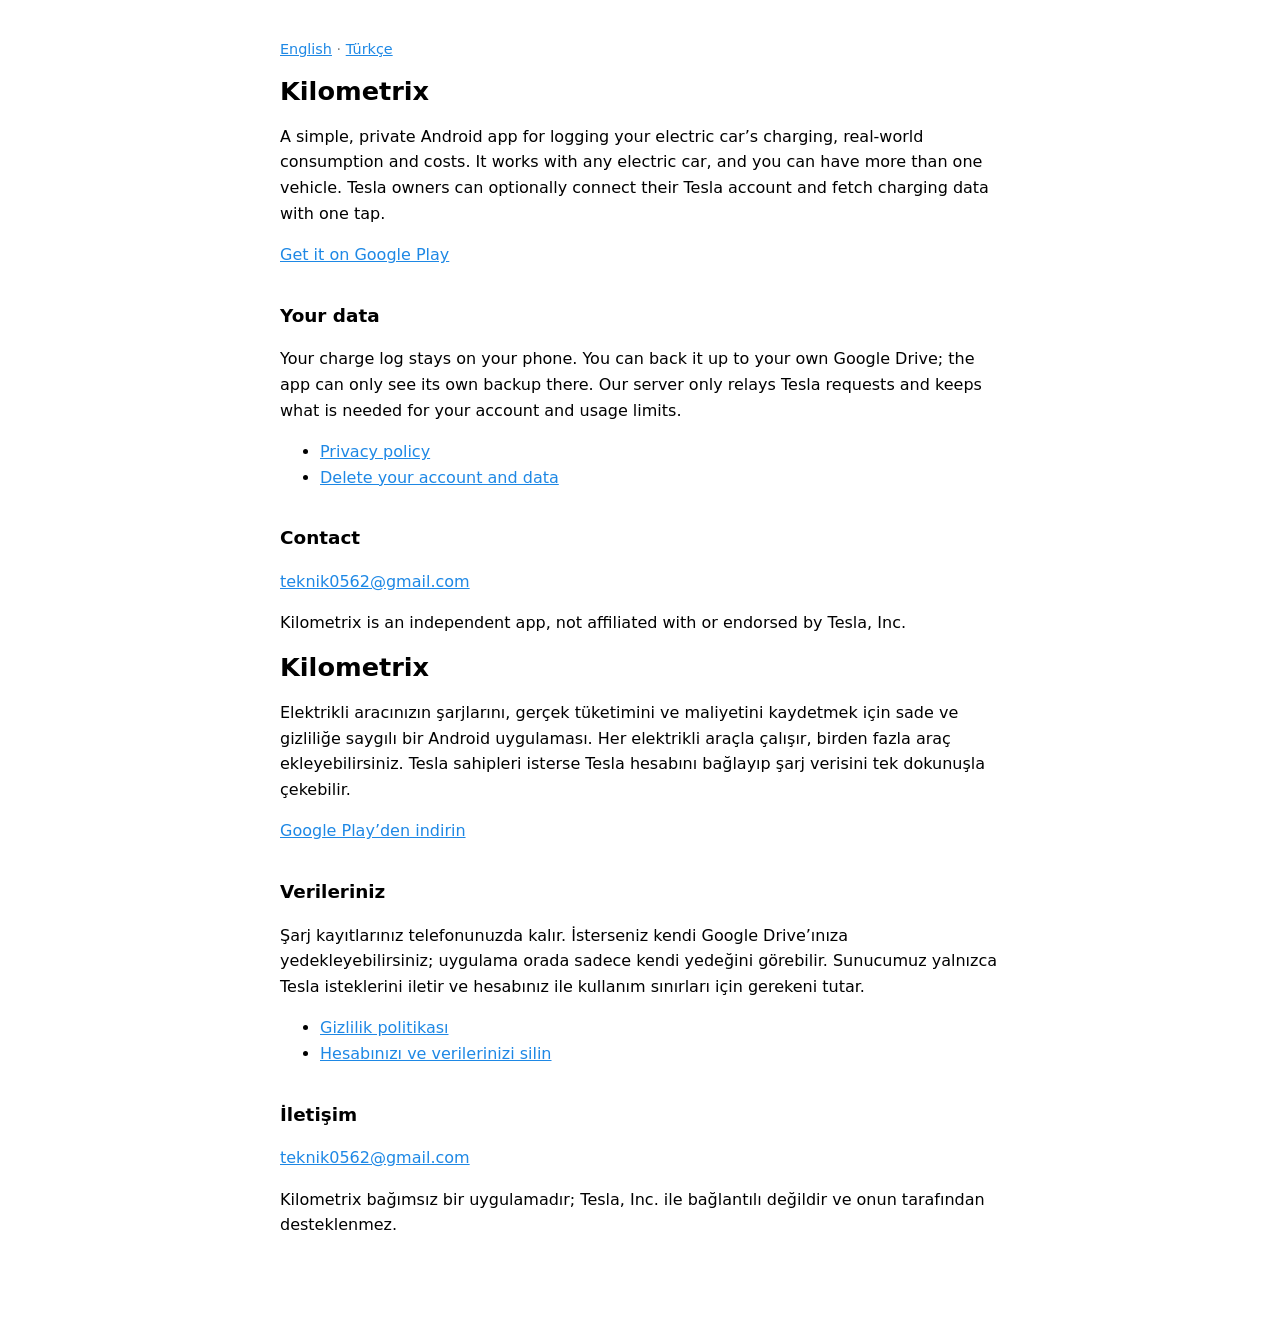
<file: kilometrix/index.html>
<!doctype html>
<html lang="en">
<head>
<meta charset="utf-8">
<meta name="viewport" content="width=device-width, initial-scale=1">
<title>Kilometrix – EV charging and consumption log</title>
<link rel="stylesheet" href="style.css">
</head>
<body>
<main>
<p class="lang"><a href="#en">English</a> · <a href="#tr">Türkçe</a></p>

<article id="en">
<h1>Kilometrix</h1>
<p>A simple, private Android app for logging your electric car’s charging, real-world consumption and costs. It works with any electric car, and you can have more than one vehicle. Tesla owners can optionally connect their Tesla account and fetch charging data with one tap.</p>
<p><a href="https://play.google.com/store/apps/details?id=com.teknik562.kmx">Get it on Google Play</a></p>

<h2>Your data</h2>
<p>Your charge log stays on your phone. You can back it up to your own Google Drive; the app can only see its own backup there. Our server only relays Tesla requests and keeps what is needed for your account and usage limits.</p>
<ul>
<li><a href="privacy.html">Privacy policy</a></li>
<li><a href="delete-account.html">Delete your account and data</a></li>
</ul>

<h2>Contact</h2>
<p><a href="mailto:teknik0562@gmail.com">teknik0562@gmail.com</a></p>
<p>Kilometrix is an independent app, not affiliated with or endorsed by Tesla, Inc.</p>
</article>

<article id="tr" lang="tr">
<h1>Kilometrix</h1>
<p>Elektrikli aracınızın şarjlarını, gerçek tüketimini ve maliyetini kaydetmek için sade ve gizliliğe saygılı bir Android uygulaması. Her elektrikli araçla çalışır, birden fazla araç ekleyebilirsiniz. Tesla sahipleri isterse Tesla hesabını bağlayıp şarj verisini tek dokunuşla çekebilir.</p>
<p><a href="https://play.google.com/store/apps/details?id=com.teknik562.kmx">Google Play’den indirin</a></p>

<h2>Verileriniz</h2>
<p>Şarj kayıtlarınız telefonunuzda kalır. İsterseniz kendi Google Drive’ınıza yedekleyebilirsiniz; uygulama orada sadece kendi yedeğini görebilir. Sunucumuz yalnızca Tesla isteklerini iletir ve hesabınız ile kullanım sınırları için gerekeni tutar.</p>
<ul>
<li><a href="privacy.html#tr">Gizlilik politikası</a></li>
<li><a href="delete-account.html#tr">Hesabınızı ve verilerinizi silin</a></li>
</ul>

<h2>İletişim</h2>
<p><a href="mailto:teknik0562@gmail.com">teknik0562@gmail.com</a></p>
<p>Kilometrix bağımsız bir uygulamadır; Tesla, Inc. ile bağlantılı değildir ve onun tarafından desteklenmez.</p>
</article>
</main>
</body>
</html>
</file>
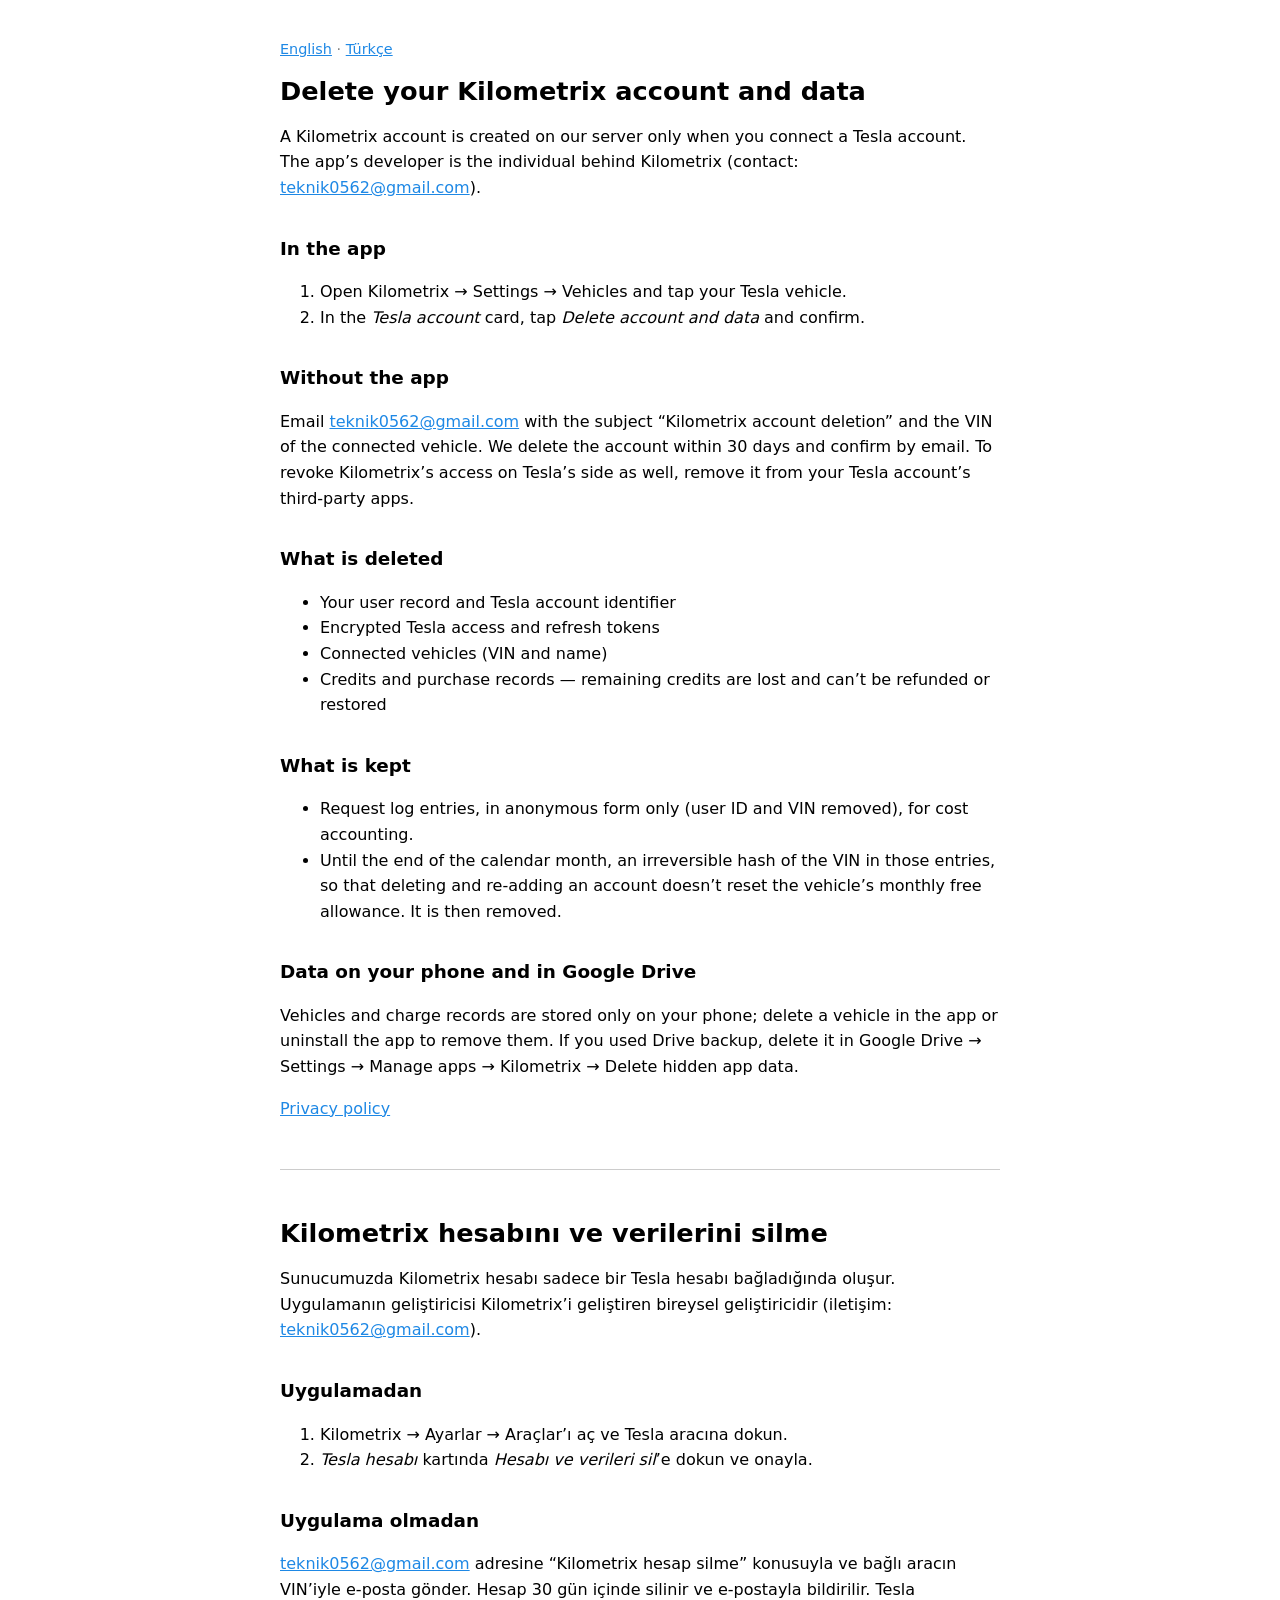
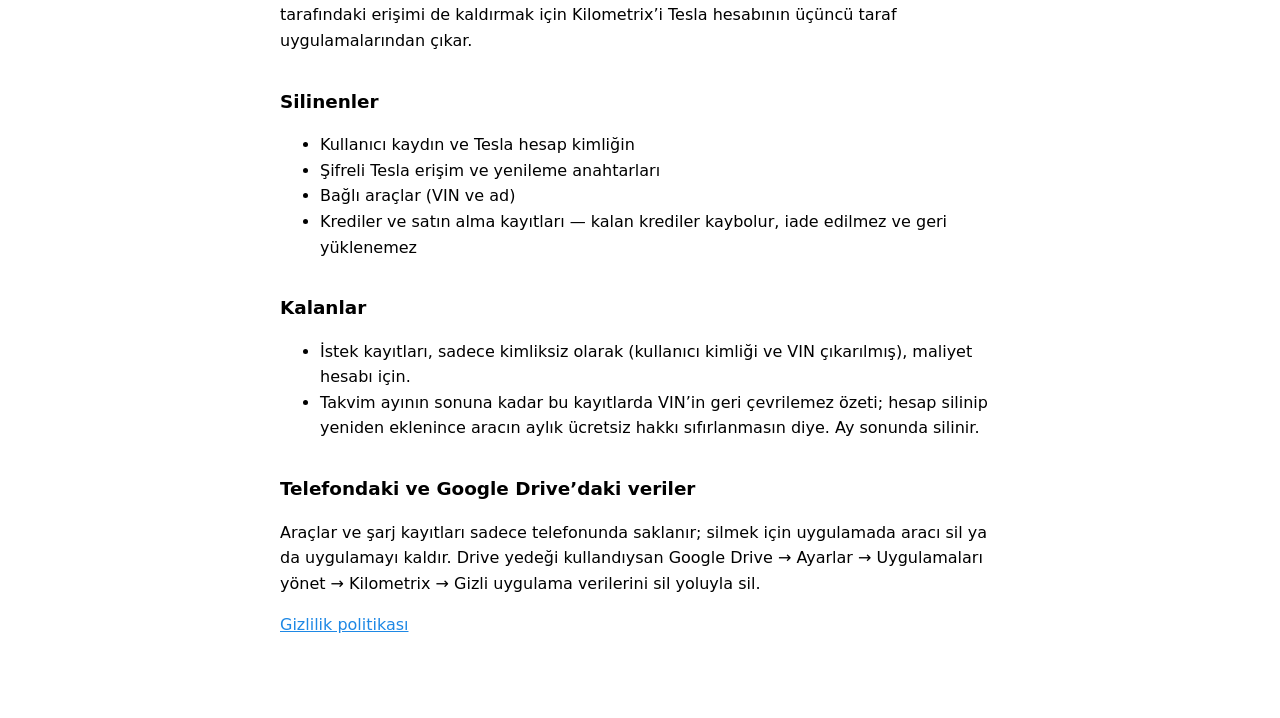
<file: kilometrix/delete-account.html>
<!doctype html>
<html lang="en">
<head>
<meta charset="utf-8">
<meta name="viewport" content="width=device-width, initial-scale=1">
<title>Kilometrix – Delete your account and data</title>
<link rel="stylesheet" href="style.css">
</head>
<body>
<main>
<p class="lang"><a href="#en">English</a> · <a href="#tr">Türkçe</a></p>

<article id="en">
<h1>Delete your Kilometrix account and data</h1>
<p>A Kilometrix account is created on our server only when you connect a Tesla account. The app’s developer is the individual behind Kilometrix (contact: <a href="mailto:teknik0562@gmail.com">teknik0562@gmail.com</a>).</p>

<h2>In the app</h2>
<ol>
<li>Open Kilometrix → Settings → Vehicles and tap your Tesla vehicle.</li>
<li>In the <em>Tesla account</em> card, tap <em>Delete account and data</em> and confirm.</li>
</ol>

<h2>Without the app</h2>
<p>Email <a href="mailto:teknik0562@gmail.com?subject=Kilometrix%20account%20deletion">teknik0562@gmail.com</a> with the subject “Kilometrix account deletion” and the VIN of the connected vehicle. We delete the account within 30 days and confirm by email. To revoke Kilometrix’s access on Tesla’s side as well, remove it from your Tesla account’s third-party apps.</p>

<h2>What is deleted</h2>
<ul>
<li>Your user record and Tesla account identifier</li>
<li>Encrypted Tesla access and refresh tokens</li>
<li>Connected vehicles (VIN and name)</li>
<li>Credits and purchase records — remaining credits are lost and can’t be refunded or restored</li>
</ul>

<h2>What is kept</h2>
<ul>
<li>Request log entries, in anonymous form only (user ID and VIN removed), for cost accounting.</li>
<li>Until the end of the calendar month, an irreversible hash of the VIN in those entries, so that deleting and re-adding an account doesn’t reset the vehicle’s monthly free allowance. It is then removed.</li>
</ul>

<h2>Data on your phone and in Google Drive</h2>
<p>Vehicles and charge records are stored only on your phone; delete a vehicle in the app or uninstall the app to remove them. If you used Drive backup, delete it in Google Drive → Settings → Manage apps → Kilometrix → Delete hidden app data.</p>

<p><a href="privacy.html">Privacy policy</a></p>
</article>

<hr>

<article id="tr" lang="tr">
<h1>Kilometrix hesabını ve verilerini silme</h1>
<p>Sunucumuzda Kilometrix hesabı sadece bir Tesla hesabı bağladığında oluşur. Uygulamanın geliştiricisi Kilometrix’i geliştiren bireysel geliştiricidir (iletişim: <a href="mailto:teknik0562@gmail.com">teknik0562@gmail.com</a>).</p>

<h2>Uygulamadan</h2>
<ol>
<li>Kilometrix → Ayarlar → Araçlar’ı aç ve Tesla aracına dokun.</li>
<li><em>Tesla hesabı</em> kartında <em>Hesabı ve verileri sil</em>’e dokun ve onayla.</li>
</ol>

<h2>Uygulama olmadan</h2>
<p><a href="mailto:teknik0562@gmail.com?subject=Kilometrix%20hesap%20silme">teknik0562@gmail.com</a> adresine “Kilometrix hesap silme” konusuyla ve bağlı aracın VIN’iyle e-posta gönder. Hesap 30 gün içinde silinir ve e-postayla bildirilir. Tesla tarafındaki erişimi de kaldırmak için Kilometrix’i Tesla hesabının üçüncü taraf uygulamalarından çıkar.</p>

<h2>Silinenler</h2>
<ul>
<li>Kullanıcı kaydın ve Tesla hesap kimliğin</li>
<li>Şifreli Tesla erişim ve yenileme anahtarları</li>
<li>Bağlı araçlar (VIN ve ad)</li>
<li>Krediler ve satın alma kayıtları — kalan krediler kaybolur, iade edilmez ve geri yüklenemez</li>
</ul>

<h2>Kalanlar</h2>
<ul>
<li>İstek kayıtları, sadece kimliksiz olarak (kullanıcı kimliği ve VIN çıkarılmış), maliyet hesabı için.</li>
<li>Takvim ayının sonuna kadar bu kayıtlarda VIN’in geri çevrilemez özeti; hesap silinip yeniden eklenince aracın aylık ücretsiz hakkı sıfırlanmasın diye. Ay sonunda silinir.</li>
</ul>

<h2>Telefondaki ve Google Drive’daki veriler</h2>
<p>Araçlar ve şarj kayıtları sadece telefonunda saklanır; silmek için uygulamada aracı sil ya da uygulamayı kaldır. Drive yedeği kullandıysan Google Drive → Ayarlar → Uygulamaları yönet → Kilometrix → Gizli uygulama verilerini sil yoluyla sil.</p>

<p><a href="privacy.html#tr">Gizlilik politikası</a></p>
</article>
</main>
</body>
</html>
</file>
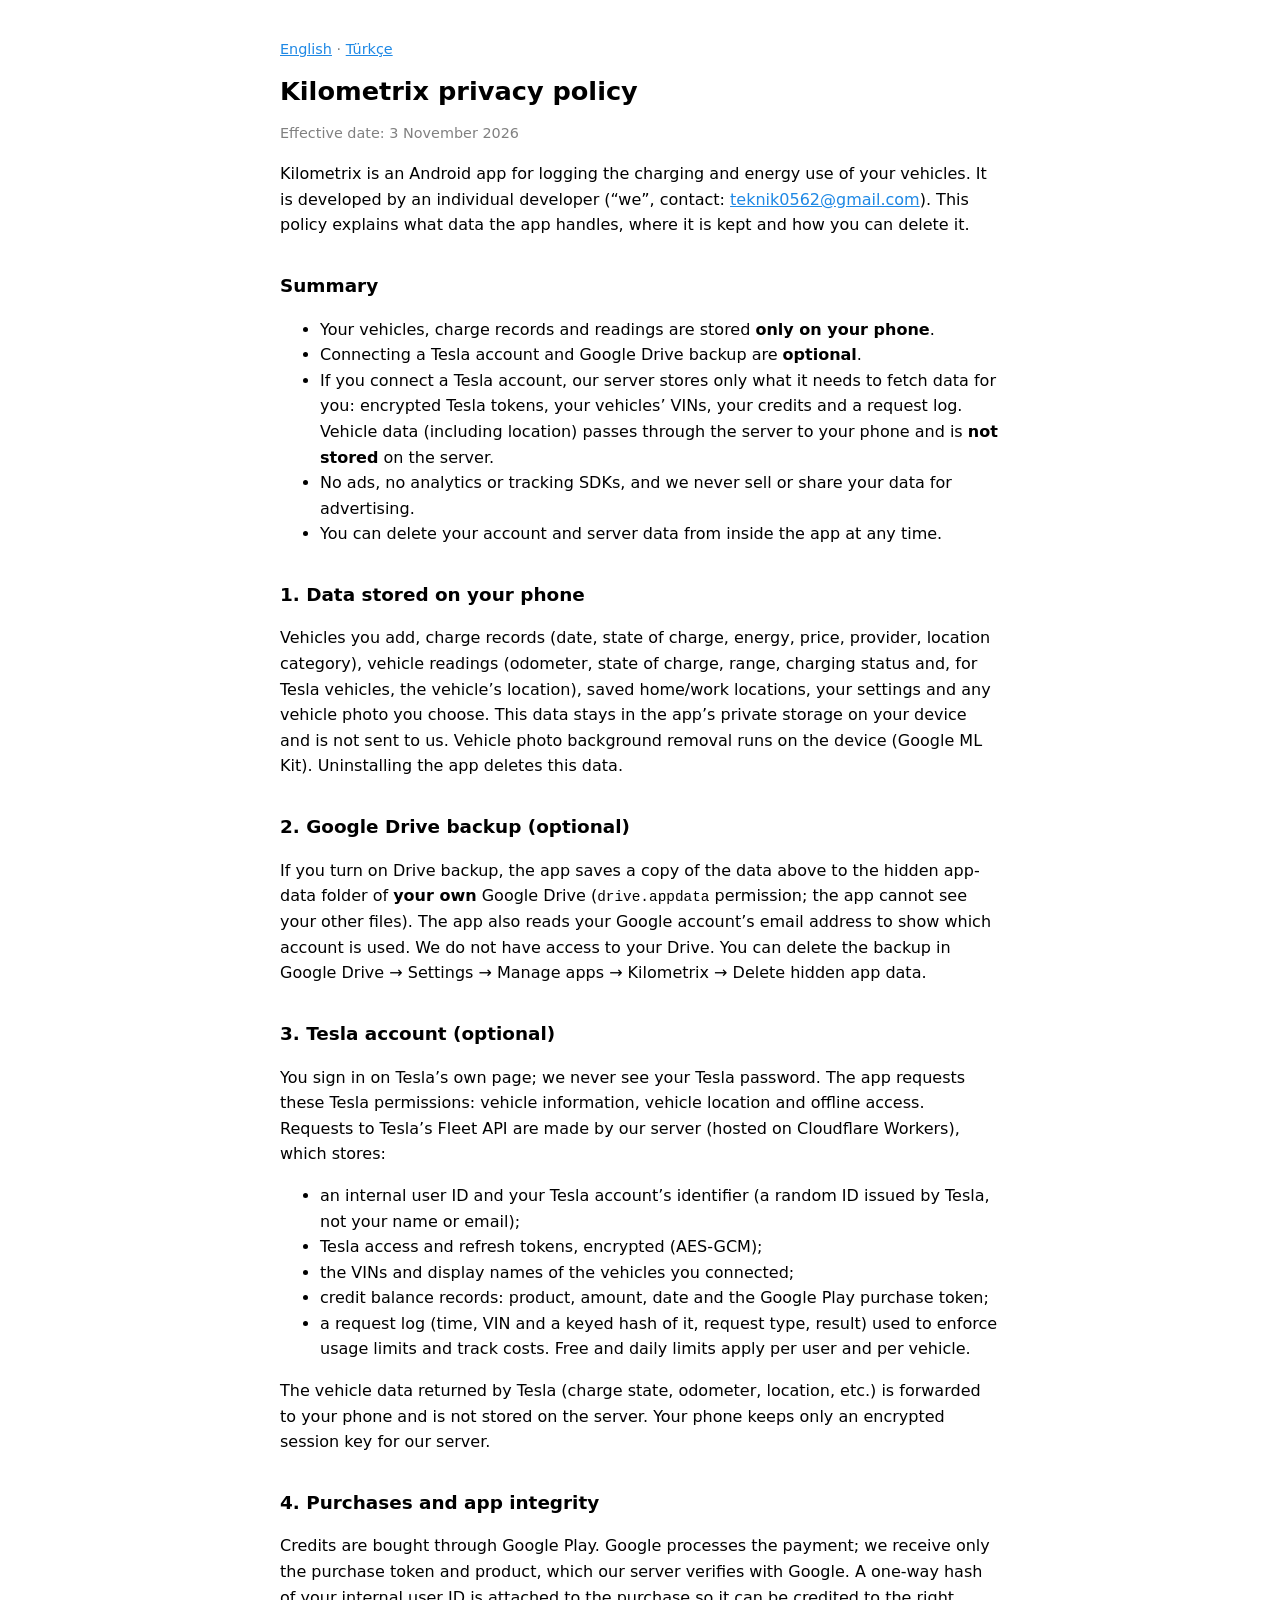
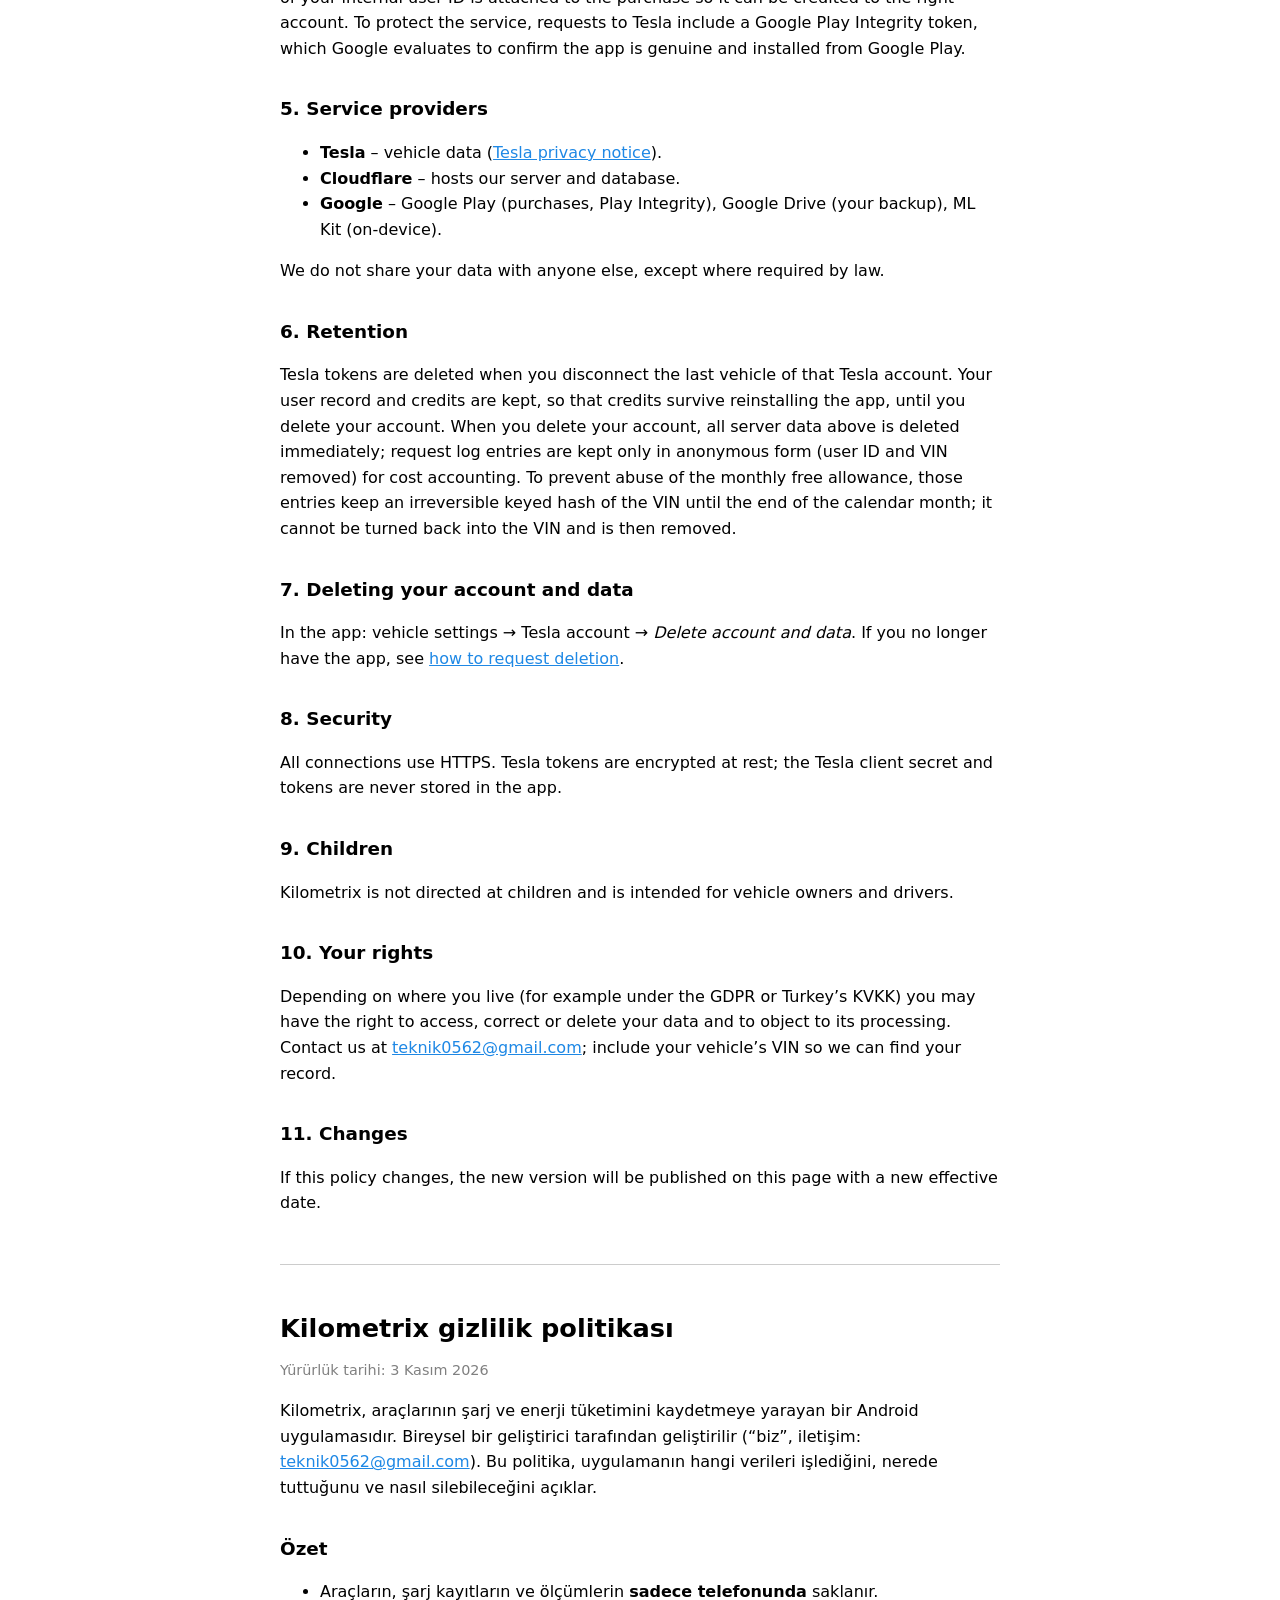
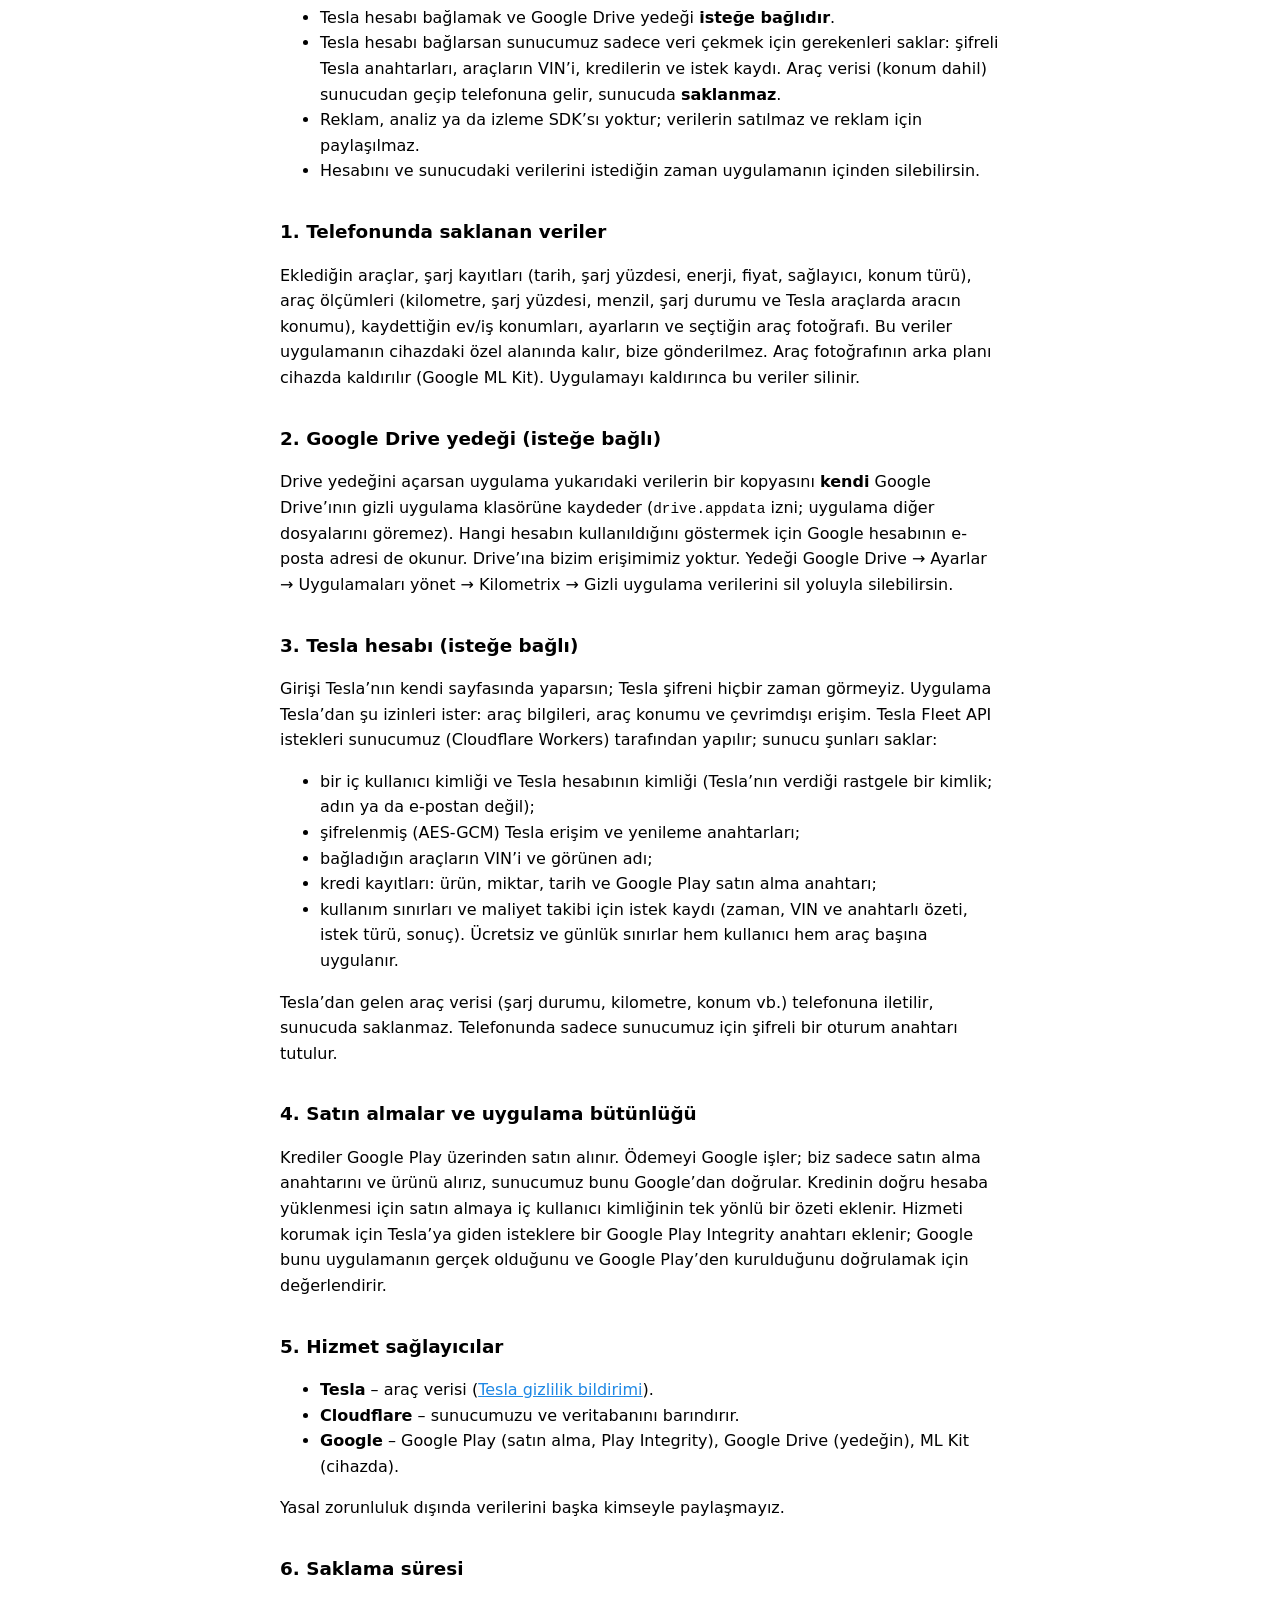
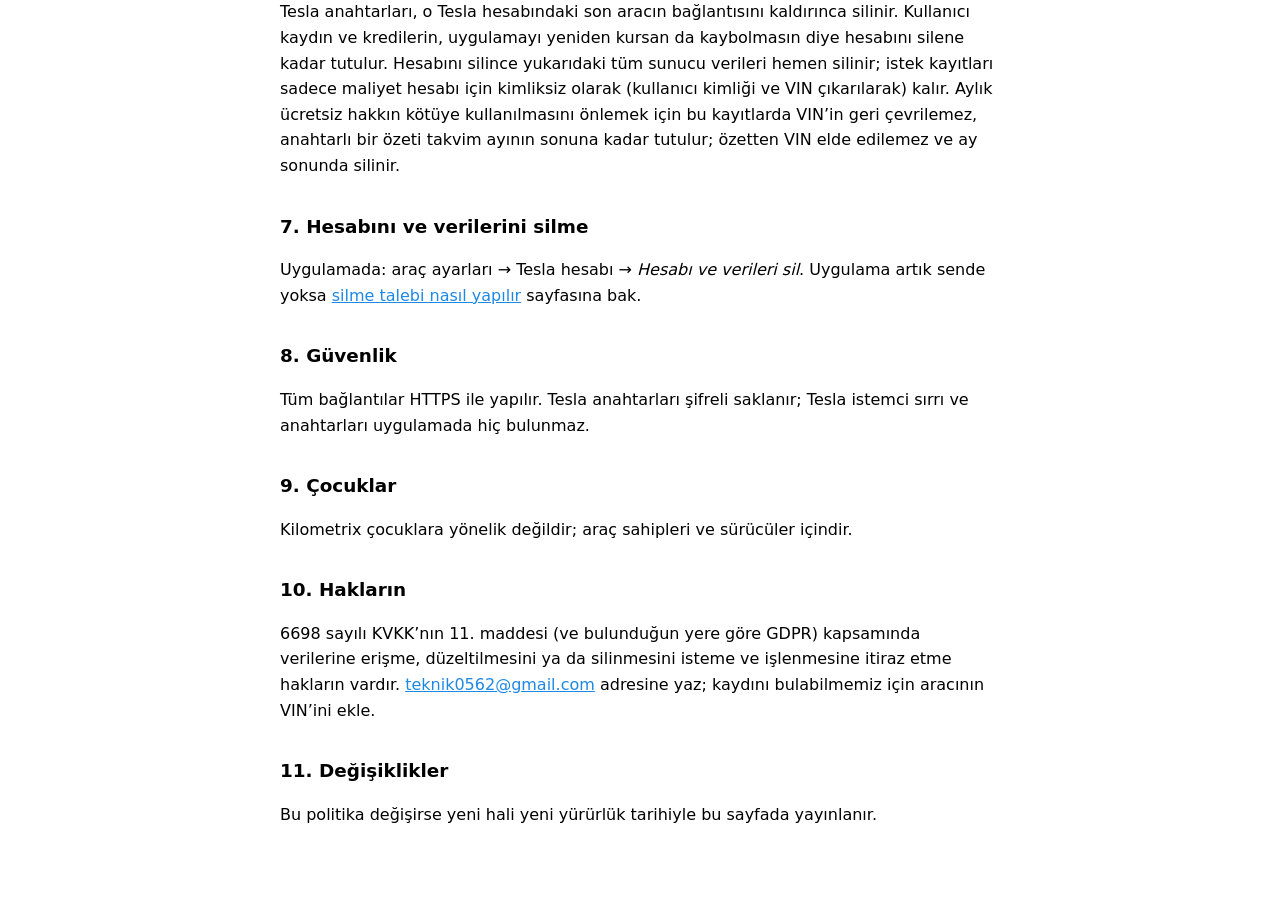
<file: kilometrix/privacy.html>
<!doctype html>
<html lang="en">
<head>
<meta charset="utf-8">
<meta name="viewport" content="width=device-width, initial-scale=1">
<title>Kilometrix – Privacy policy</title>
<link rel="stylesheet" href="style.css">
</head>
<body>
<main>
<p class="lang"><a href="#en">English</a> · <a href="#tr">Türkçe</a></p>

<article id="en">
<h1>Kilometrix privacy policy</h1>
<p class="meta">Effective date: 3 November 2026</p>

<p>Kilometrix is an Android app for logging the charging and energy use of your vehicles. It is developed by an individual developer (“we”, contact: <a href="mailto:teknik0562@gmail.com">teknik0562@gmail.com</a>). This policy explains what data the app handles, where it is kept and how you can delete it.</p>

<h2>Summary</h2>
<ul>
<li>Your vehicles, charge records and readings are stored <strong>only on your phone</strong>.</li>
<li>Connecting a Tesla account and Google Drive backup are <strong>optional</strong>.</li>
<li>If you connect a Tesla account, our server stores only what it needs to fetch data for you: encrypted Tesla tokens, your vehicles’ VINs, your credits and a request log. Vehicle data (including location) passes through the server to your phone and is <strong>not stored</strong> on the server.</li>
<li>No ads, no analytics or tracking SDKs, and we never sell or share your data for advertising.</li>
<li>You can delete your account and server data from inside the app at any time.</li>
</ul>

<h2>1. Data stored on your phone</h2>
<p>Vehicles you add, charge records (date, state of charge, energy, price, provider, location category), vehicle readings (odometer, state of charge, range, charging status and, for Tesla vehicles, the vehicle’s location), saved home/work locations, your settings and any vehicle photo you choose. This data stays in the app’s private storage on your device and is not sent to us. Vehicle photo background removal runs on the device (Google ML Kit). Uninstalling the app deletes this data.</p>

<h2>2. Google Drive backup (optional)</h2>
<p>If you turn on Drive backup, the app saves a copy of the data above to the hidden app-data folder of <strong>your own</strong> Google Drive (<code>drive.appdata</code> permission; the app cannot see your other files). The app also reads your Google account’s email address to show which account is used. We do not have access to your Drive. You can delete the backup in Google Drive → Settings → Manage apps → Kilometrix → Delete hidden app data.</p>

<h2>3. Tesla account (optional)</h2>
<p>You sign in on Tesla’s own page; we never see your Tesla password. The app requests these Tesla permissions: vehicle information, vehicle location and offline access. Requests to Tesla’s Fleet API are made by our server (hosted on Cloudflare Workers), which stores:</p>
<ul>
<li>an internal user ID and your Tesla account’s identifier (a random ID issued by Tesla, not your name or email);</li>
<li>Tesla access and refresh tokens, encrypted (AES-GCM);</li>
<li>the VINs and display names of the vehicles you connected;</li>
<li>credit balance records: product, amount, date and the Google Play purchase token;</li>
<li>a request log (time, VIN and a keyed hash of it, request type, result) used to enforce usage limits and track costs. Free and daily limits apply per user and per vehicle.</li>
</ul>
<p>The vehicle data returned by Tesla (charge state, odometer, location, etc.) is forwarded to your phone and is not stored on the server. Your phone keeps only an encrypted session key for our server.</p>

<h2>4. Purchases and app integrity</h2>
<p>Credits are bought through Google Play. Google processes the payment; we receive only the purchase token and product, which our server verifies with Google. A one-way hash of your internal user ID is attached to the purchase so it can be credited to the right account. To protect the service, requests to Tesla include a Google Play Integrity token, which Google evaluates to confirm the app is genuine and installed from Google Play.</p>

<h2>5. Service providers</h2>
<ul>
<li><strong>Tesla</strong> – vehicle data (<a href="https://www.tesla.com/legal/privacy">Tesla privacy notice</a>).</li>
<li><strong>Cloudflare</strong> – hosts our server and database.</li>
<li><strong>Google</strong> – Google Play (purchases, Play Integrity), Google Drive (your backup), ML Kit (on-device).</li>
</ul>
<p>We do not share your data with anyone else, except where required by law.</p>

<h2>6. Retention</h2>
<p>Tesla tokens are deleted when you disconnect the last vehicle of that Tesla account. Your user record and credits are kept, so that credits survive reinstalling the app, until you delete your account. When you delete your account, all server data above is deleted immediately; request log entries are kept only in anonymous form (user ID and VIN removed) for cost accounting. To prevent abuse of the monthly free allowance, those entries keep an irreversible keyed hash of the VIN until the end of the calendar month; it cannot be turned back into the VIN and is then removed.</p>

<h2>7. Deleting your account and data</h2>
<p>In the app: vehicle settings → Tesla account → <em>Delete account and data</em>. If you no longer have the app, see <a href="delete-account.html">how to request deletion</a>.</p>

<h2>8. Security</h2>
<p>All connections use HTTPS. Tesla tokens are encrypted at rest; the Tesla client secret and tokens are never stored in the app.</p>

<h2>9. Children</h2>
<p>Kilometrix is not directed at children and is intended for vehicle owners and drivers.</p>

<h2>10. Your rights</h2>
<p>Depending on where you live (for example under the GDPR or Turkey’s KVKK) you may have the right to access, correct or delete your data and to object to its processing. Contact us at <a href="mailto:teknik0562@gmail.com">teknik0562@gmail.com</a>; include your vehicle’s VIN so we can find your record.</p>

<h2>11. Changes</h2>
<p>If this policy changes, the new version will be published on this page with a new effective date.</p>
</article>

<hr>

<article id="tr" lang="tr">
<h1>Kilometrix gizlilik politikası</h1>
<p class="meta">Yürürlük tarihi: 3 Kasım 2026</p>

<p>Kilometrix, araçlarının şarj ve enerji tüketimini kaydetmeye yarayan bir Android uygulamasıdır. Bireysel bir geliştirici tarafından geliştirilir (“biz”, iletişim: <a href="mailto:teknik0562@gmail.com">teknik0562@gmail.com</a>). Bu politika, uygulamanın hangi verileri işlediğini, nerede tuttuğunu ve nasıl silebileceğini açıklar.</p>

<h2>Özet</h2>
<ul>
<li>Araçların, şarj kayıtların ve ölçümlerin <strong>sadece telefonunda</strong> saklanır.</li>
<li>Tesla hesabı bağlamak ve Google Drive yedeği <strong>isteğe bağlıdır</strong>.</li>
<li>Tesla hesabı bağlarsan sunucumuz sadece veri çekmek için gerekenleri saklar: şifreli Tesla anahtarları, araçların VIN’i, kredilerin ve istek kaydı. Araç verisi (konum dahil) sunucudan geçip telefonuna gelir, sunucuda <strong>saklanmaz</strong>.</li>
<li>Reklam, analiz ya da izleme SDK’sı yoktur; verilerin satılmaz ve reklam için paylaşılmaz.</li>
<li>Hesabını ve sunucudaki verilerini istediğin zaman uygulamanın içinden silebilirsin.</li>
</ul>

<h2>1. Telefonunda saklanan veriler</h2>
<p>Eklediğin araçlar, şarj kayıtları (tarih, şarj yüzdesi, enerji, fiyat, sağlayıcı, konum türü), araç ölçümleri (kilometre, şarj yüzdesi, menzil, şarj durumu ve Tesla araçlarda aracın konumu), kaydettiğin ev/iş konumları, ayarların ve seçtiğin araç fotoğrafı. Bu veriler uygulamanın cihazdaki özel alanında kalır, bize gönderilmez. Araç fotoğrafının arka planı cihazda kaldırılır (Google ML Kit). Uygulamayı kaldırınca bu veriler silinir.</p>

<h2>2. Google Drive yedeği (isteğe bağlı)</h2>
<p>Drive yedeğini açarsan uygulama yukarıdaki verilerin bir kopyasını <strong>kendi</strong> Google Drive’ının gizli uygulama klasörüne kaydeder (<code>drive.appdata</code> izni; uygulama diğer dosyalarını göremez). Hangi hesabın kullanıldığını göstermek için Google hesabının e-posta adresi de okunur. Drive’ına bizim erişimimiz yoktur. Yedeği Google Drive → Ayarlar → Uygulamaları yönet → Kilometrix → Gizli uygulama verilerini sil yoluyla silebilirsin.</p>

<h2>3. Tesla hesabı (isteğe bağlı)</h2>
<p>Girişi Tesla’nın kendi sayfasında yaparsın; Tesla şifreni hiçbir zaman görmeyiz. Uygulama Tesla’dan şu izinleri ister: araç bilgileri, araç konumu ve çevrimdışı erişim. Tesla Fleet API istekleri sunucumuz (Cloudflare Workers) tarafından yapılır; sunucu şunları saklar:</p>
<ul>
<li>bir iç kullanıcı kimliği ve Tesla hesabının kimliği (Tesla’nın verdiği rastgele bir kimlik; adın ya da e-postan değil);</li>
<li>şifrelenmiş (AES-GCM) Tesla erişim ve yenileme anahtarları;</li>
<li>bağladığın araçların VIN’i ve görünen adı;</li>
<li>kredi kayıtları: ürün, miktar, tarih ve Google Play satın alma anahtarı;</li>
<li>kullanım sınırları ve maliyet takibi için istek kaydı (zaman, VIN ve anahtarlı özeti, istek türü, sonuç). Ücretsiz ve günlük sınırlar hem kullanıcı hem araç başına uygulanır.</li>
</ul>
<p>Tesla’dan gelen araç verisi (şarj durumu, kilometre, konum vb.) telefonuna iletilir, sunucuda saklanmaz. Telefonunda sadece sunucumuz için şifreli bir oturum anahtarı tutulur.</p>

<h2>4. Satın almalar ve uygulama bütünlüğü</h2>
<p>Krediler Google Play üzerinden satın alınır. Ödemeyi Google işler; biz sadece satın alma anahtarını ve ürünü alırız, sunucumuz bunu Google’dan doğrular. Kredinin doğru hesaba yüklenmesi için satın almaya iç kullanıcı kimliğinin tek yönlü bir özeti eklenir. Hizmeti korumak için Tesla’ya giden isteklere bir Google Play Integrity anahtarı eklenir; Google bunu uygulamanın gerçek olduğunu ve Google Play’den kurulduğunu doğrulamak için değerlendirir.</p>

<h2>5. Hizmet sağlayıcılar</h2>
<ul>
<li><strong>Tesla</strong> – araç verisi (<a href="https://www.tesla.com/legal/privacy">Tesla gizlilik bildirimi</a>).</li>
<li><strong>Cloudflare</strong> – sunucumuzu ve veritabanını barındırır.</li>
<li><strong>Google</strong> – Google Play (satın alma, Play Integrity), Google Drive (yedeğin), ML Kit (cihazda).</li>
</ul>
<p>Yasal zorunluluk dışında verilerini başka kimseyle paylaşmayız.</p>

<h2>6. Saklama süresi</h2>
<p>Tesla anahtarları, o Tesla hesabındaki son aracın bağlantısını kaldırınca silinir. Kullanıcı kaydın ve kredilerin, uygulamayı yeniden kursan da kaybolmasın diye hesabını silene kadar tutulur. Hesabını silince yukarıdaki tüm sunucu verileri hemen silinir; istek kayıtları sadece maliyet hesabı için kimliksiz olarak (kullanıcı kimliği ve VIN çıkarılarak) kalır. Aylık ücretsiz hakkın kötüye kullanılmasını önlemek için bu kayıtlarda VIN’in geri çevrilemez, anahtarlı bir özeti takvim ayının sonuna kadar tutulur; özetten VIN elde edilemez ve ay sonunda silinir.</p>

<h2>7. Hesabını ve verilerini silme</h2>
<p>Uygulamada: araç ayarları → Tesla hesabı → <em>Hesabı ve verileri sil</em>. Uygulama artık sende yoksa <a href="delete-account.html#tr">silme talebi nasıl yapılır</a> sayfasına bak.</p>

<h2>8. Güvenlik</h2>
<p>Tüm bağlantılar HTTPS ile yapılır. Tesla anahtarları şifreli saklanır; Tesla istemci sırrı ve anahtarları uygulamada hiç bulunmaz.</p>

<h2>9. Çocuklar</h2>
<p>Kilometrix çocuklara yönelik değildir; araç sahipleri ve sürücüler içindir.</p>

<h2>10. Hakların</h2>
<p>6698 sayılı KVKK’nın 11. maddesi (ve bulunduğun yere göre GDPR) kapsamında verilerine erişme, düzeltilmesini ya da silinmesini isteme ve işlenmesine itiraz etme hakların vardır. <a href="mailto:teknik0562@gmail.com">teknik0562@gmail.com</a> adresine yaz; kaydını bulabilmemiz için aracının VIN’ini ekle.</p>

<h2>11. Değişiklikler</h2>
<p>Bu politika değişirse yeni hali yeni yürürlük tarihiyle bu sayfada yayınlanır.</p>
</article>
</main>
</body>
</html>
</file>
<file: kilometrix/style.css>
:root { color-scheme: light dark; }
body { margin: 0; font: 16px/1.6 system-ui, -apple-system, "Segoe UI", Roboto, sans-serif; }
main { max-width: 720px; margin: 0 auto; padding: 24px 20px 64px; }
h1 { font-size: 1.6rem; line-height: 1.25; margin: 0.5em 0 0.2em; }
h2 { font-size: 1.15rem; margin-top: 1.8em; }
.meta, .lang { color: GrayText; font-size: 0.9rem; }
hr { margin: 48px 0; border: 0; border-top: 1px solid GrayText; opacity: 0.4; }
code { font-size: 0.9em; }
a { color: #1e88e5; }
</file>
